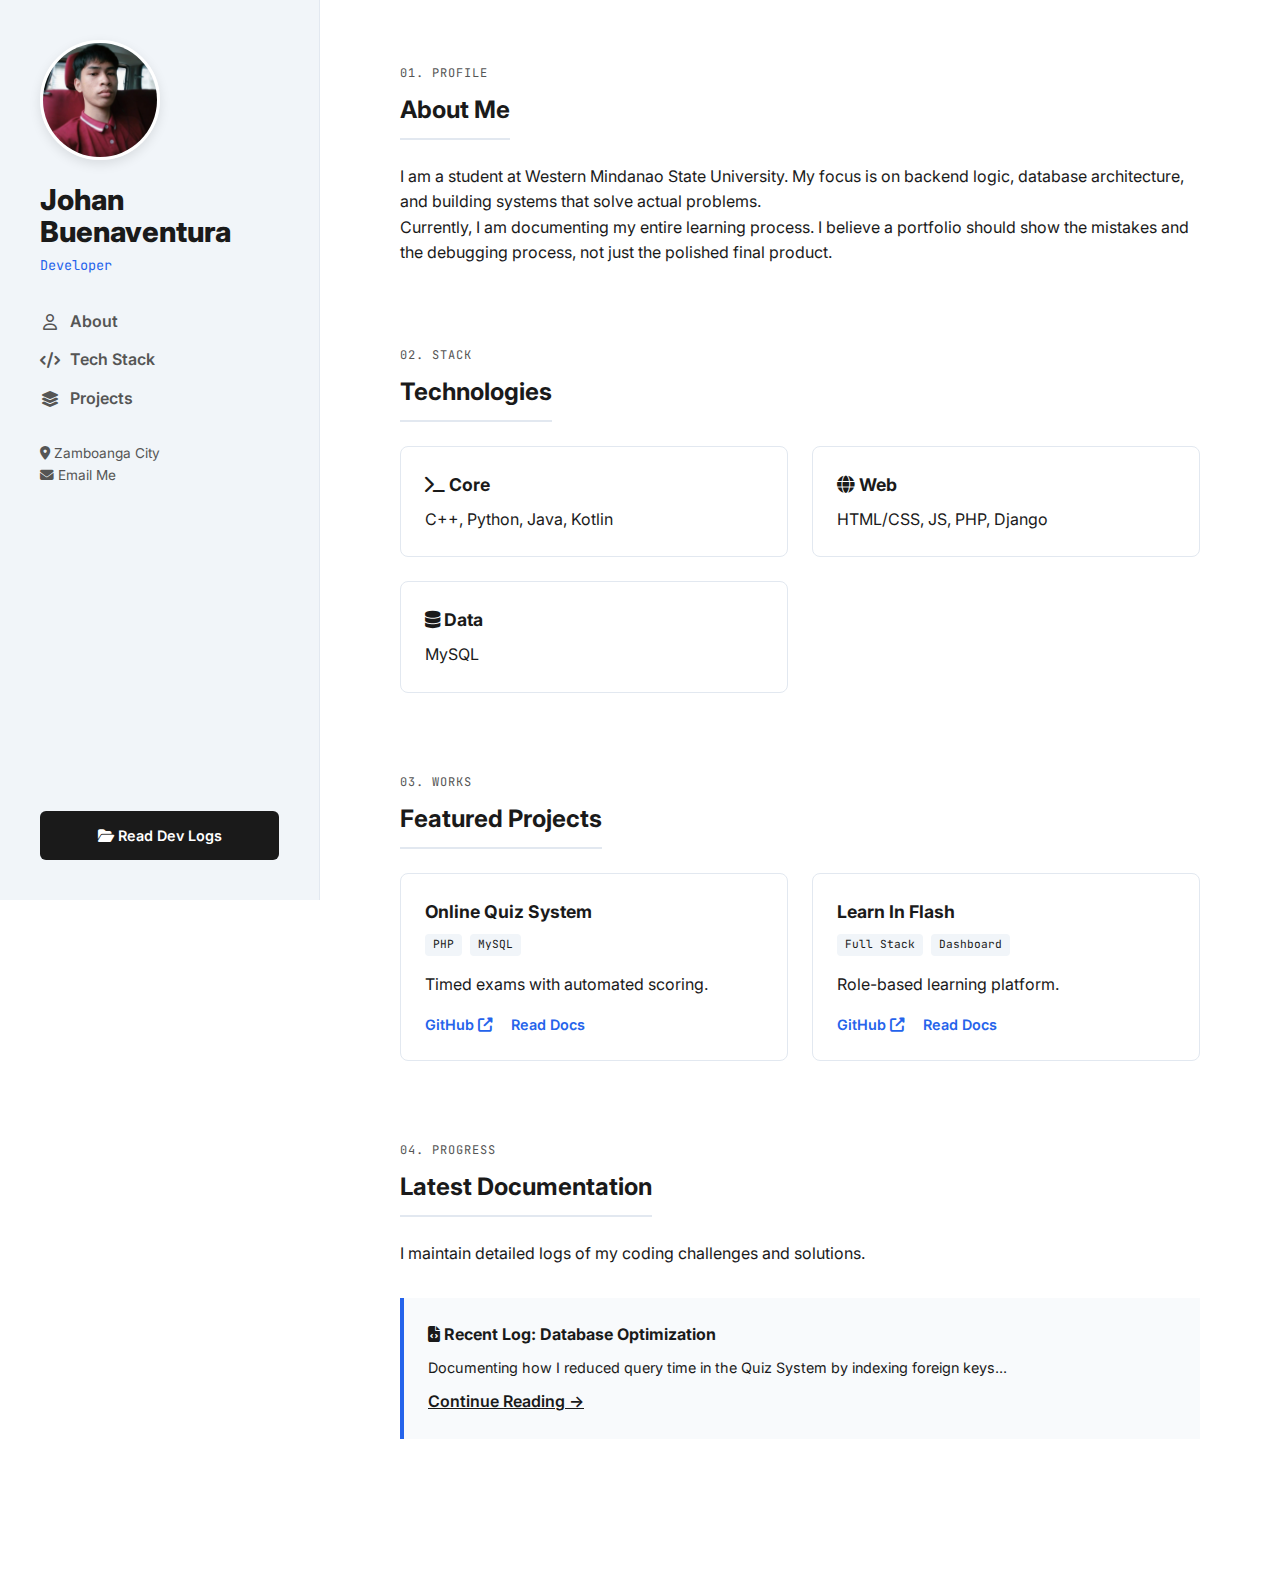
<file: index.html>
<!DOCTYPE html>
<html lang="en">
<head>
  <meta charset="UTF-8" />
  <meta name="viewport" content="width=device-width, initial-scale=1.0" />
  <title>Web Portfolio</title>
  
  <link rel="preconnect" href="https://fonts.googleapis.com">
  <link rel="preconnect" href="https://fonts.gstatic.com" crossorigin>
  <link href="https://fonts.googleapis.com/css2?family=Inter:wght@300;400;600;800&family=JetBrains+Mono:wght@400;700&display=swap" rel="stylesheet">
  <link rel="stylesheet" href="https://cdnjs.cloudflare.com/ajax/libs/font-awesome/6.4.0/css/all.min.css">
  <link rel="stylesheet" href="assets/css/styles.css">
</head>
<body>

<div class="layout">
  
  <aside>
    
    <div class="profile-img-container">
      <img src="images/Johan.png" alt="Johan Buenaventura">
    </div>

    <div class="identity">
      <h1>Johan<br>Buenaventura</h1>
      <p>Developer</p>
    </div>

    <nav>
      <ul>
        <li><a href="#about"><i class="far fa-user"></i> About</a></li>
        <li><a href="#skills"><i class="fas fa-code"></i> Tech Stack</a></li>
        <li><a href="#projects"><i class="fas fa-layer-group"></i> Projects</a></li>
      </ul>
    </nav>

    <div style="font-size: 0.85rem; color: var(--text-muted); margin-bottom: 1rem;">
      <p><i class="fas fa-map-marker-alt"></i> Zamboanga City</p>
      <p><a href="mailto:hanjobuenaventura@gmail.com" style="color:inherit; text-decoration:none;"><i class="fas fa-envelope"></i> Email Me</a></p>
    </div>

    <a href="documentation.html" class="btn-docs">
      <i class="fas fa-folder-open"></i> Read Dev Logs
    </a>

  </aside>

  <main>
    
    <section id="about">
      <span class="section-label">01. Profile</span>
      <h2>About Me</h2>
      <p>
        I am a student at Western Mindanao State University. My focus is on backend logic, database architecture, and building systems that solve actual problems.
      </p>
      <p>
        Currently, I am documenting my entire learning process. I believe a portfolio should show the mistakes and the debugging process, not just the polished final product.
      </p>
    </section>

    <section id="skills">
      <span class="section-label">02. Stack</span>
      <h2>Technologies</h2>
      <div class="project-grid">
        <div class="card">
          <h3><i class="fas fa-terminal"></i> Core</h3>
          <p>C++, Python, Java, Kotlin</p>
        </div>
        <div class="card">
          <h3><i class="fas fa-globe"></i> Web</h3>
          <p>HTML/CSS, JS, PHP, Django</p>
        </div>
        <div class="card">
          <h3><i class="fas fa-database"></i> Data</h3>
          <p>MySQL</p>
        </div>
      </div>
    </section>

    <section id="projects">
      <span class="section-label">03. Works</span>
      <h2>Featured Projects</h2>

      <div class="project-grid">
        <div class="card">
          <h3>Online Quiz System</h3>
          <div class="tags"><span class="tag">PHP</span><span class="tag">MySQL</span></div>
          <p>Timed exams with automated scoring.</p>
          <div class="link-group">
            <a href="https://github.com/JohanBuenaventura/Online-Quiz">GitHub <i class="fas fa-external-link-alt"></i></a>
            <a href="screenshot.html">Read Docs</a>
          </div>
        </div>

        <div class="card">
          <h3>Learn In Flash</h3>
          <div class="tags"><span class="tag">Full Stack</span><span class="tag">Dashboard</span></div>
          <p>Role-based learning platform.</p>
          <div class="link-group">
            <a href="https://github.com/devilarence/Learn-in-Flash">GitHub <i class="fas fa-external-link-alt"></i></a>
            <a href="documentation.html#learn-flash">Read Docs</a>
          </div>
        </div>
      </div>
    </section>

    <section id="docs-preview">
      <span class="section-label">04. Progress</span>
      <h2>Latest Documentation</h2>
      <p>I maintain detailed logs of my coding challenges and solutions.</p>
      
      <div class="doc-preview">
        <h3><i class="fas fa-file-code"></i> Recent Log: Database Optimization</h3>
        <p style="font-size: 0.9rem; margin-bottom: 10px;">
          Documenting how I reduced query time in the Quiz System by indexing foreign keys...
        </p>
        <a href="documentation.html" class="doc-link">Continue Reading →</a>
      </div>
    </section>

  </main>
</div>

</body>
</html>
</file>
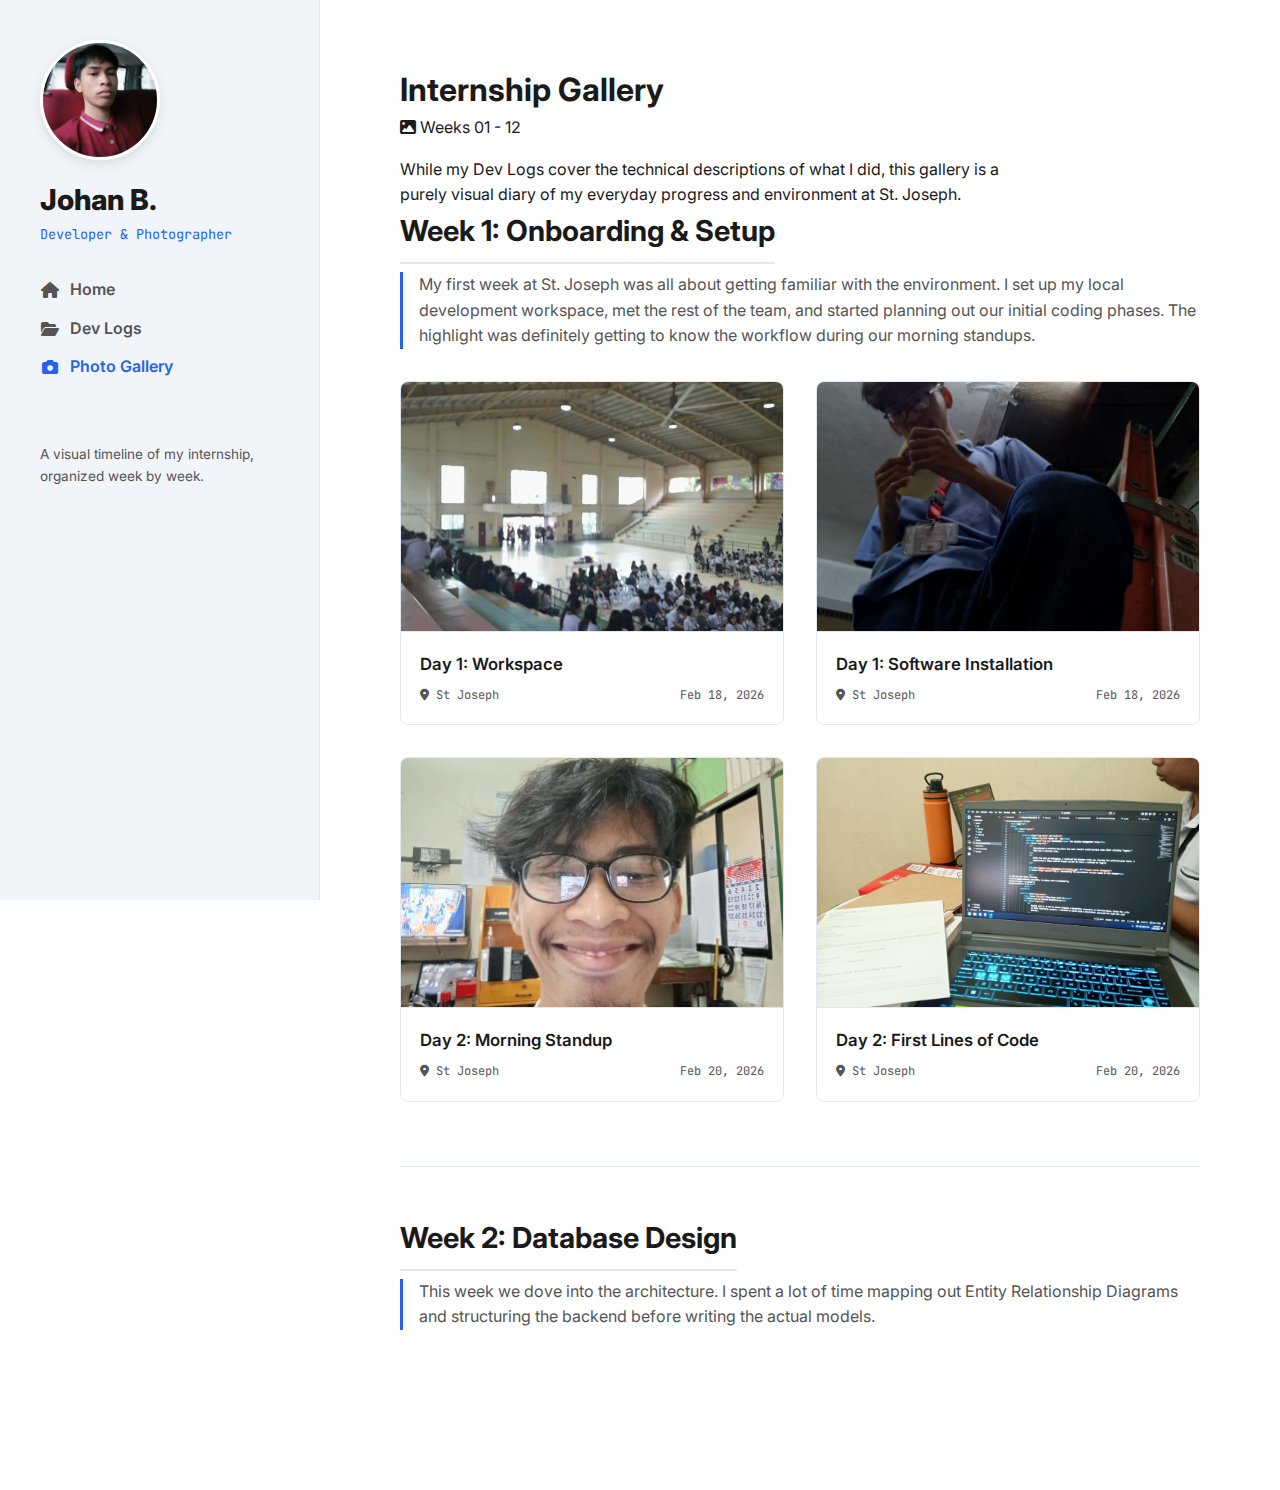
<file: gallery.html>
<!DOCTYPE html>
<html lang="en">

<head>
    <meta charset="UTF-8" />
    <meta name="viewport" content="width=device-width, initial-scale=1.0" />
    <title>Photography | Johan Buenaventura</title>

    <link rel="preconnect" href="https://fonts.googleapis.com">
    <link rel="preconnect" href="https://fonts.gstatic.com" crossorigin>
    <link href="https://fonts.googleapis.com/css2?family=Inter:wght@300;400;600;800&family=JetBrains+Mono:wght@400;700&display=swap" rel="stylesheet">
    <link rel="stylesheet" href="https://cdnjs.cloudflare.com/ajax/libs/font-awesome/6.4.0/css/all.min.css">
    
    <link rel="stylesheet" href="assets/css/styles.css"> 
    <link rel="stylesheet" href="assets/css/gal.css">
</head>
<body>
    <div class="layout">

        <aside>
            <div class="profile-img-container">
                <img src="images/Johan.png" alt="Profile">
            </div>
            <div class="identity">
                <h1>Johan B.</h1>
                <p>Developer & Photographer</p>
            </div>

            <nav>
                <ul>
                    <li><a href="index.html"><i class="fas fa-home"></i> Home</a></li>
                    <li><a href="documentation.html"><i class="fas fa-folder-open"></i> Dev Logs</a></li>
                    <li><a href="gallery.html" class="active" style="color: var(--accent);"><i class="fas fa-camera"></i> Photo Gallery</a></li>
                </ul>
            </nav>

            <div style="font-size: 0.85rem; color: var(--text-muted); margin-top: 2rem;">
                <p>A visual timeline of my internship, organized week by week.</p>
            </div>
        </aside>

        <main>
            <div class="doc-header">
                <h1>Internship Gallery</h1>
                <p class="doc-meta"><i class="fas fa-image"></i> Weeks 01 - 12</p>
                <p style="margin-top: 1rem; max-width: 600px;">
                    While my Dev Logs cover the technical descriptions of what I did, this gallery is a purely visual diary of my everyday progress and environment at St. Joseph.
                </p>
            </div>

            <section class="weekly-gallery" style="margin-bottom: 4rem;">
                <h2 style="margin-bottom: 0.5rem; font-size: 1.8rem; color: var(--text-main);">Week 1: Onboarding & Setup</h2>
                
                <div class="week-description" style="margin-bottom: 2rem; color: var(--text-muted); line-height: 1.6; border-left: 3px solid var(--accent); padding-left: 1rem; max-width: 800px;">
                    <p>My first week at St. Joseph was all about getting familiar with the environment. I set up my local development workspace, met the rest of the team, and started planning out our initial coding phases. The highlight was definitely getting to know the workflow during our morning standups.</p>
                </div>
                
                <div class="photo-grid">
                    
                    <figure class="photo-card">
                        <img src="assets/docs/week1.jpg" alt="Week 1 Day 1 Setup">
                        <figcaption>
                            <div class="photo-title">Day 1: Workspace</div>
                            <div class="photo-meta">
                                <span><i class="fas fa-map-marker-alt"></i> St Joseph</span>
                                <span>Feb 18, 2026</span>
                            </div>
                        </figcaption>
                    </figure>

                    <figure class="photo-card">
                        <img src="assets/docs/week1pic2.jpg" alt="Week 1 Day 1 Alternate">
                        <figcaption>
                            <div class="photo-title">Day 1: Software Installation</div>
                            <div class="photo-meta">
                                <span><i class="fas fa-map-marker-alt"></i> St Joseph</span>
                                <span>Feb 18, 2026</span>
                            </div>
                        </figcaption>
                    </figure>

                    <figure class="photo-card">
                        <img src="assets/docs/day3-1.jpg" alt="Week 1 Day 2 Work">
                        <figcaption>
                            <div class="photo-title">Day 2: Morning Standup</div>
                            <div class="photo-meta">
                                <span><i class="fas fa-map-marker-alt"></i> St Joseph</span>
                                <span>Feb 20, 2026</span>
                            </div>
                        </figcaption>
                    </figure>

                    <figure class="photo-card">
                        <img src="assets/docs/day3.jpg" alt="Week 1 Day 2 Work alternate">
                        <figcaption>
                            <div class="photo-title">Day 2: First Lines of Code</div>
                            <div class="photo-meta">
                                <span><i class="fas fa-map-marker-alt"></i> St Joseph</span>
                                <span>Feb 20, 2026</span>
                            </div>
                        </figcaption>
                    </figure>

                </div>
            </section>

            <hr style="border: 0; height: 1px; background: var(--border); margin: 3rem 0;">

            <section class="weekly-gallery" style="margin-bottom: 4rem;">
                <h2 style="margin-bottom: 0.5rem; font-size: 1.8rem; color: var(--text-main);">Week 2: Database Design</h2>
                
                <div class="week-description" style="margin-bottom: 2rem; color: var(--text-muted); line-height: 1.6; border-left: 3px solid var(--accent); padding-left: 1rem; max-width: 800px;">
                    <p>This week we dove into the architecture. I spent a lot of time mapping out Entity Relationship Diagrams and structuring the backend before writing the actual models.</p>
                </div>
                
                <div class="photo-grid">
                    </div>
            </section> 

        </main>
    </div>
</body>
</html>
</file>
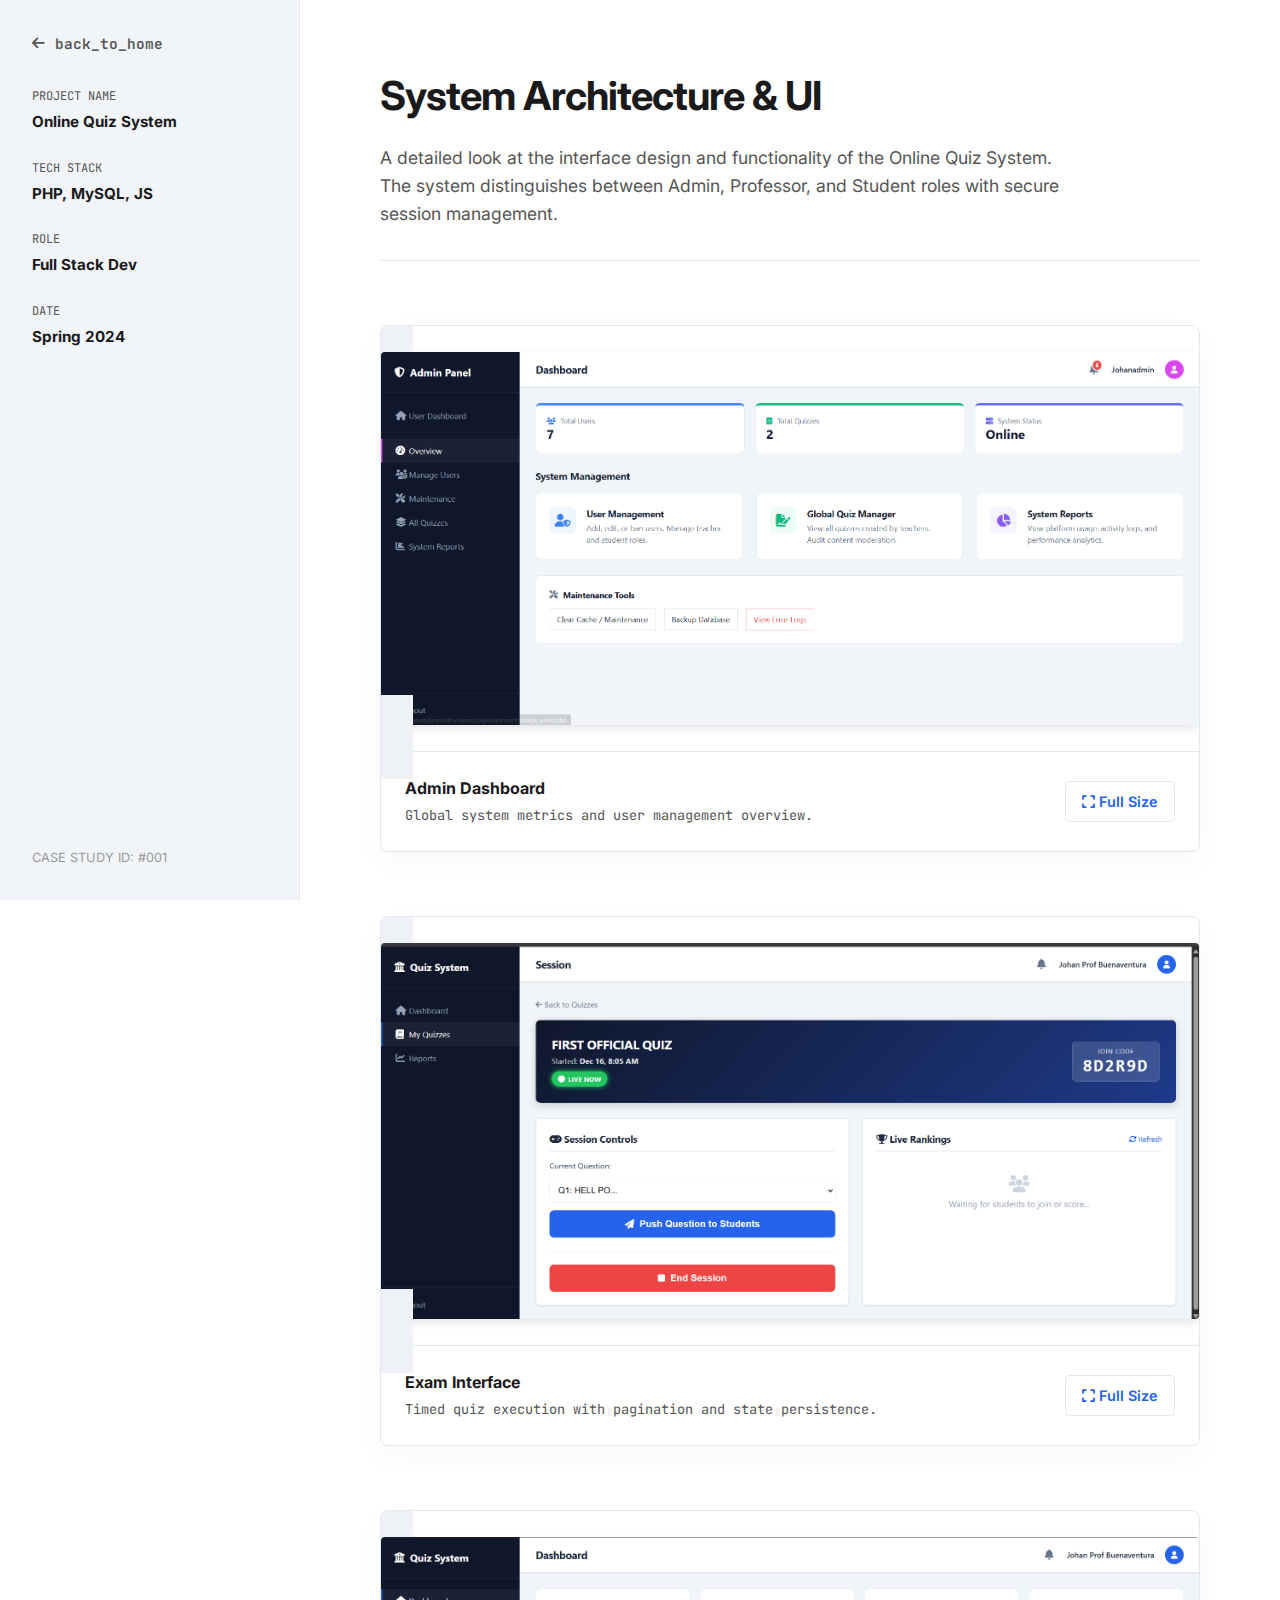
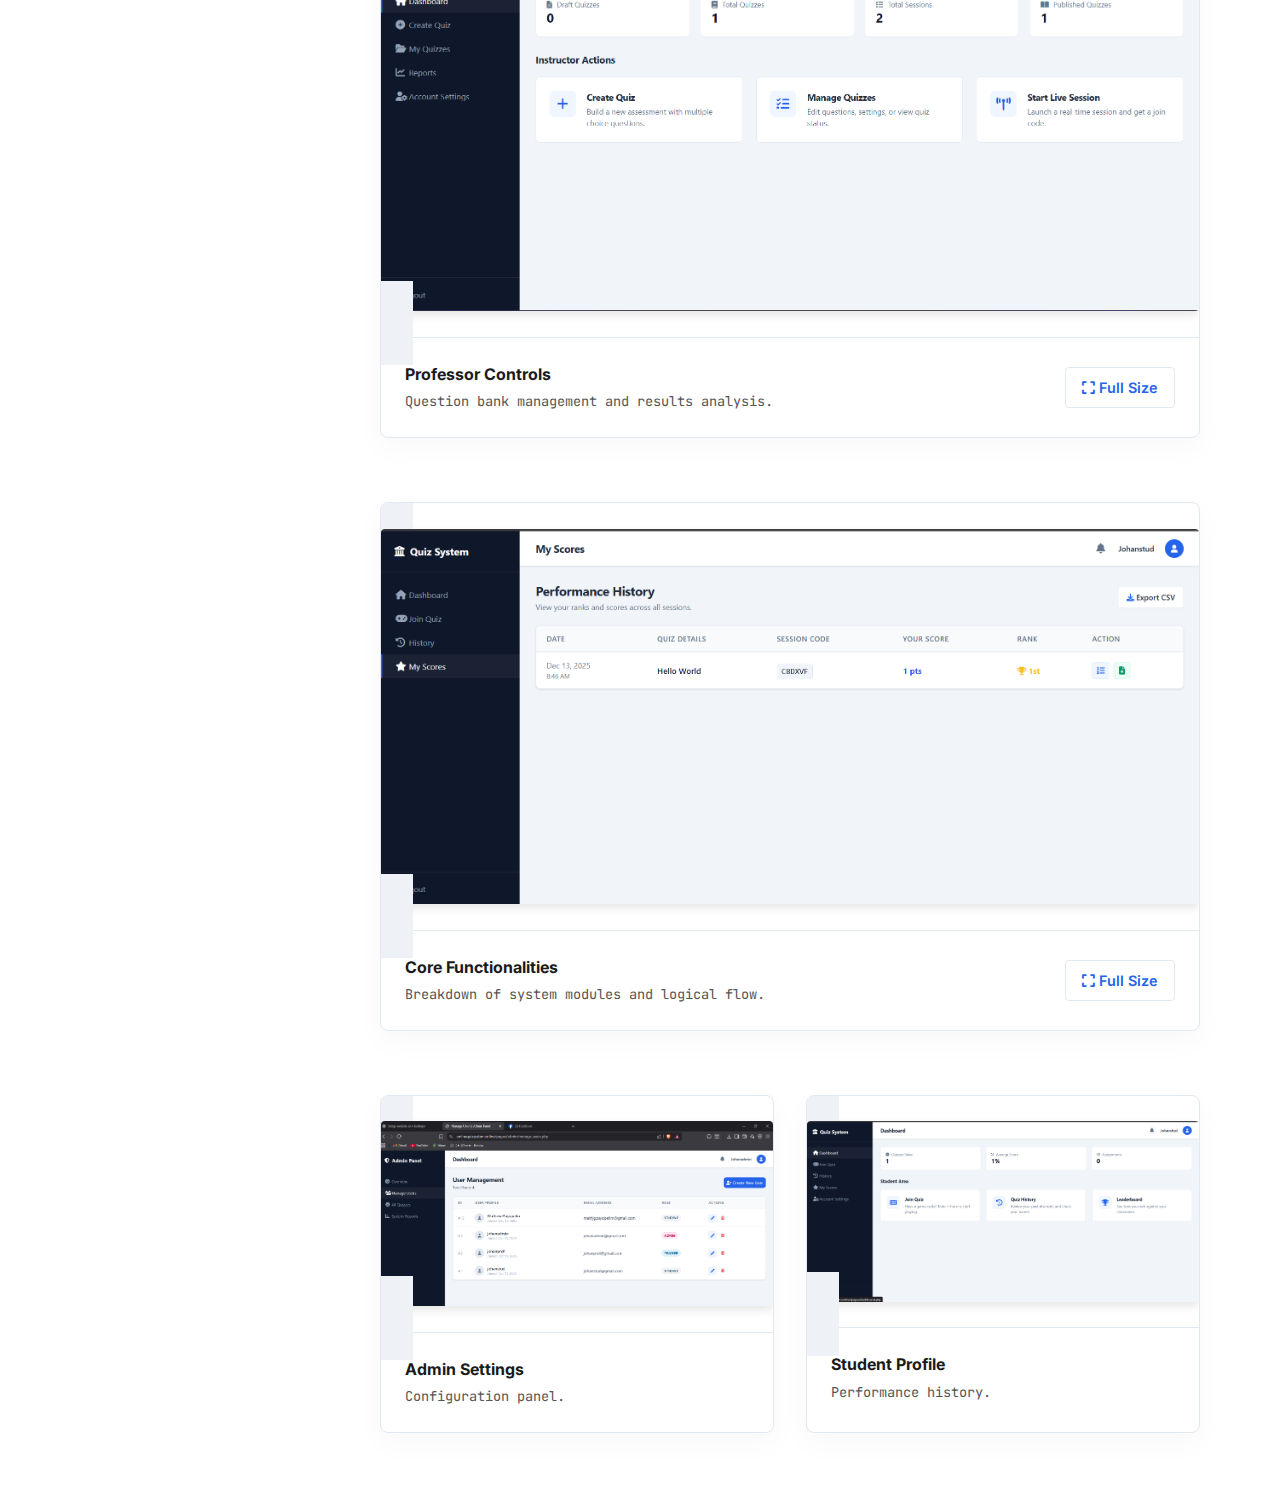
<file: screenshot.html>
<!DOCTYPE html>
<html lang="en">
<head>
  <meta charset="UTF-8" />
  <meta name="viewport" content="width=device-width, initial-scale=1.0" />
  <title>Case Study: Quiz System | Johan Buenaventura</title>
  
  <link rel="preconnect" href="https://fonts.googleapis.com">
  <link rel="preconnect" href="https://fonts.gstatic.com" crossorigin>
  <link href="https://fonts.googleapis.com/css2?family=Inter:wght@300;400;600;800&family=JetBrains+Mono:wght@400;700&display=swap" rel="stylesheet">
  <link rel="stylesheet" href="https://cdnjs.cloudflare.com/ajax/libs/font-awesome/6.4.0/css/all.min.css">
  <link rel="stylesheet" href="assets/css/ss.css">
    
</head>
<body>

<div class="layout">
  
  <aside>
    <div>
      <div class="back-nav">
        <a href="index.html"><i class="fas fa-arrow-left"></i> back_to_home</a>
      </div>

      <div class="project-meta">
        <div class="meta-item">
          <span class="meta-label">Project Name</span>
          <div class="meta-value">Online Quiz System</div>
        </div>

        <div class="meta-item">
          <span class="meta-label">Tech Stack</span>
          <div class="meta-value">PHP, MySQL, JS</div>
        </div>

        <div class="meta-item">
          <span class="meta-label">Role</span>
          <div class="meta-value">Full Stack Dev</div>
        </div>

        <div class="meta-item">
          <span class="meta-label">Date</span>
          <div class="meta-value">Spring 2024</div>
        </div>
      </div>
    </div>

    <div style="font-size: 0.8rem; color: #999;">
      CASE STUDY ID: #001
    </div>
  </aside>

  <main>
    
    <div class="project-header">
      <h1>System Architecture & UI</h1>
      <p class="project-desc">
        A detailed look at the interface design and functionality of the Online Quiz System. The system distinguishes between Admin, Professor, and Student roles with secure session management.
      </p>
    </div>

    <div class="gallery-grid">

      <div class="figure">
        <a href="images/Adminoverview.png" target="_blank" class="figure-img-wrapper">
          <img src="images/Adminoverview.png" alt="Admin Dashboard Overview">
        </a>
        <div class="figure-caption">
          <div class="caption-text">
            <h3>Admin Dashboard</h3>
            <p>Global system metrics and user management overview.</p>
          </div>
          <a href="images/Adminoverview.png" target="_blank" class="view-btn"><i class="fas fa-expand"></i> Full Size</a>
        </div>
      </div>

      <div class="figure">
        <a href="images/Quiz.png" target="_blank" class="figure-img-wrapper">
          <img src="images/Quiz.png" alt="Quiz Interface">
        </a>
        <div class="figure-caption">
          <div class="caption-text">
            <h3>Exam Interface</h3>
            <p>Timed quiz execution with pagination and state persistence.</p>
          </div>
          <a href="images/Quiz.png" target="_blank" class="view-btn"><i class="fas fa-expand"></i> Full Size</a>
        </div>
      </div>

      <div class="figure">
        <a href="images/Prof.png" target="_blank" class="figure-img-wrapper">
          <img src="images/Prof.png" alt="Professor Dashboard">
        </a>
        <div class="figure-caption">
          <div class="caption-text">
            <h3>Professor Controls</h3>
            <p>Question bank management and results analysis.</p>
          </div>
          <a href="images/Prof.png" target="_blank" class="view-btn"><i class="fas fa-expand"></i> Full Size</a>
        </div>
      </div>

      <div class="figure">
        <a href="images/Functionalities.png" target="_blank" class="figure-img-wrapper">
          <img src="images/Functionalities.png" alt="System Functionalities">
        </a>
        <div class="figure-caption">
          <div class="caption-text">
            <h3>Core Functionalities</h3>
            <p>Breakdown of system modules and logical flow.</p>
          </div>
          <a href="images/Functionalities.png" target="_blank" class="view-btn"><i class="fas fa-expand"></i> Full Size</a>
        </div>
      </div>

      <div style="display: grid; grid-template-columns: 1fr 1fr; gap: 2rem;">
        
        <div class="figure">
          <a href="images/Admin.png" target="_blank" class="figure-img-wrapper">
            <img src="images/Admin.png" alt="Admin Settings">
          </a>
          <div class="figure-caption">
            <div class="caption-text">
              <h3>Admin Settings</h3>
              <p>Configuration panel.</p>
            </div>
          </div>
        </div>

        <div class="figure">
          <a href="images/Student.png" target="_blank" class="figure-img-wrapper">
            <img src="images/Student.png" alt="Student Profile">
          </a>
          <div class="figure-caption">
            <div class="caption-text">
              <h3>Student Profile</h3>
              <p>Performance history.</p>
            </div>
          </div>
        </div>

      </div>

    </div>
  </main>
</div>

</body>
</html>
</file>
<file: assets/css/styles.css>
/* --- VARIABLES --- */
    :root {
      --bg-color: #f8f9fa;
      --card-bg: #ffffff;
      --text-main: #1a1a1a;
      --text-muted: #555555;
      --accent: #2563eb; 
      --border: #e2e8f0;
      --sidebar-width: 320px;
    }

    * { margin: 0; padding: 0; box-sizing: border-box; }
    html { scroll-behavior: smooth; }
    
    body {
      font-family: 'Inter', sans-serif;
      background-color: var(--bg-color);
      color: var(--text-main);
      line-height: 1.6;
    }

    /* --- LAYOUT --- */
    .layout {
      display: grid;
      grid-template-columns: var(--sidebar-width) 1fr;
      min-height: 100vh;
      max-width: 1600px;
      margin: 0 auto;
      background: white;
      box-shadow: 0 0 50px rgba(0,0,0,0.05);
    }

    /* --- SIDEBAR (Fixed) --- */
    aside {
      background: #f1f5f9; /* Slightly darker than main bg for contrast */
      padding: 2.5rem;
      position: sticky;
      top: 0;
      height: 100vh;
      border-right: 1px solid var(--border);
      display: flex;
      flex-direction: column;
      overflow-y: auto;
    }

    /* PROFILE IMAGE STYLE */
    .profile-img-container {
      width: 120px;
      height: 120px;
      margin-bottom: 1.5rem;
      border-radius: 50%; /* Circle */
      overflow: hidden;
      border: 3px solid white;
      box-shadow: 0 4px 12px rgba(0,0,0,0.1);
    }

    .profile-img-container img {
      width: 100%;
      height: 100%;
      object-fit: cover;
    }

    .identity h1 { font-size: 1.8rem; font-weight: 800; line-height: 1.1; margin-bottom: 0.5rem; }
    .identity p { font-family: 'JetBrains Mono', monospace; font-size: 0.85rem; color: var(--accent); margin-bottom: 2rem; }

    /* SIDEBAR NAV */
    nav ul { list-style: none; margin-bottom: 2rem; }
    nav li { margin-bottom: 0.8rem; }
    nav a {
      text-decoration: none;
      color: var(--text-muted);
      font-weight: 600;
      transition: color 0.2s;
      display: flex;
      align-items: center;
      gap: 10px;
    }
    nav a:hover, nav a.active { color: var(--text-main); }
    nav a i { width: 20px; text-align: center; }

    /* DOCS BUTTON */
    .btn-docs {
      display: inline-block;
      background: var(--text-main);
      color: white;
      padding: 0.8rem 1.2rem;
      border-radius: 6px;
      text-decoration: none;
      font-weight: 600;
      font-size: 0.9rem;
      margin-top: auto; /* Pushes to bottom */
      text-align: center;
      transition: transform 0.2s;
    }
    .btn-docs:hover { transform: translateY(-2px); background: #000; }

    /* --- MAIN CONTENT --- */
    main { padding: 4rem 5rem; }
    section { margin-bottom: 5rem; max-width: 900px; }

    h2 { font-size: 1.5rem; margin-bottom: 1.5rem; border-bottom: 2px solid var(--border); padding-bottom: 0.5rem; display: inline-block; }
    .section-label { font-family: 'JetBrains Mono', monospace; font-size: 0.75rem; color: var(--text-muted); display: block; margin-bottom: 0.5rem; text-transform: uppercase; letter-spacing: 1px; }

    /* PROJECT CARDS */
    .project-grid { display: grid; grid-template-columns: repeat(auto-fit, minmax(300px, 1fr)); gap: 1.5rem; }
    .card {
      border: 1px solid var(--border);
      padding: 1.5rem;
      border-radius: 8px;
      background: white;
      transition: 0.2s;
    }
    .card:hover { border-color: var(--accent); box-shadow: 0 4px 20px rgba(37, 99, 235, 0.1); }
    .card h3 { font-size: 1.1rem; margin-bottom: 0.5rem; }
    .card .tags { display: flex; gap: 0.5rem; margin-bottom: 1rem; flex-wrap: wrap; }
    .card .tag { font-size: 0.7rem; background: #f1f5f9; padding: 2px 8px; border-radius: 4px; font-family: 'JetBrains Mono', monospace; }
    
    .link-group { margin-top: 1rem; font-size: 0.9rem; }
    .link-group a { color: var(--accent); text-decoration: none; font-weight: 600; margin-right: 15px; }

    /* DOCUMENTATION PREVIEW SECTION */
    .doc-preview {
      background: #f8fafc;
      border-left: 4px solid var(--accent);
      padding: 1.5rem;
      margin-top: 2rem;
    }
    .doc-preview h3 { font-size: 1rem; margin-bottom: 0.5rem; }
    .doc-link { color: var(--text-main); text-decoration: underline; font-weight: 600; }

    /* RESPONSIVE */
    @media (max-width: 900px) {
      .layout { grid-template-columns: 1fr; }
      aside { height: auto; position: relative; padding: 2rem; flex-direction: row; flex-wrap: wrap; align-items: center; gap: 2rem; }
      .btn-docs { margin-top: 0; width: 100%; }
      main { padding: 2rem; }
      .profile-img-container { width: 80px; height: 80px; margin-bottom: 0; }
    }
</file>
<file: assets/css/gal.css>
/* --- PHOTO GALLERY GRID --- */
.photo-grid {
    display: grid;
    grid-template-columns: repeat(auto-fill, minmax(300px, 1fr));
    gap: 2rem;
    margin-top: 2rem;
}

.photo-card {
    background: var(--card-bg);
    border: 1px solid var(--border);
    border-radius: 8px;
    overflow: hidden;
    transition: transform 0.3s ease, box-shadow 0.3s ease;
    margin: 0; /* Resets default figure margin */
}

.photo-card:hover {
    transform: translateY(-5px);
    box-shadow: 0 12px 20px -5px rgba(0, 0, 0, 0.15);
}

.photo-card img {
    width: 100%;
    height: 250px; /* Fixed height so the grid stays neat */
    object-fit: cover; /* Ensures photos aren't stretched */
    display: block;
    border-bottom: 1px solid var(--border);
    transition: transform 0.5s ease;
}

.photo-card:hover img {
    transform: scale(1.03); /* Slight zoom effect on the image when hovering */
}

.photo-card figcaption {
    padding: 1.2rem;
    background: var(--card-bg);
    position: relative; /* Keeps the caption on top of the zoomed image */
    z-index: 2;
}

.photo-title {
    font-weight: 600;
    color: var(--text-main);
    font-size: 1.05rem;
    margin-bottom: 0.5rem;
}

.photo-meta {
    display: flex;
    justify-content: space-between;
    font-family: 'JetBrains Mono', monospace;
    font-size: 0.75rem;
    color: var(--text-muted);
}

/* Make sure it drops to 1 column on mobile */
@media (max-width: 768px) {
    .photo-grid {
        grid-template-columns: 1fr;
    }
}
</file>
<file: assets/css/ss.css>
:root {
      --bg-color: #f8f9fa;
      --card-bg: #ffffff;
      --text-main: #1a1a1a;
      --text-muted: #555555;
      --accent: #2563eb; 
      --border: #e2e8f0;
      --sidebar-width: 300px;
    }

    * { margin: 0; padding: 0; box-sizing: border-box; }
    
    body {
      font-family: 'Inter', sans-serif;
      background-color: var(--bg-color);
      color: var(--text-main);
      line-height: 1.6;
    }

    /* --- LAYOUT --- */
    .layout {
      display: grid;
      grid-template-columns: var(--sidebar-width) 1fr;
      min-height: 100vh;
      max-width: 1600px;
      margin: 0 auto;
      background: white;
    }

    /* --- SIDEBAR --- */
    aside {
      background: #f1f5f9;
      padding: 2rem;
      position: sticky;
      top: 0;
      height: 100vh;
      border-right: 1px solid var(--border);
      display: flex;
      flex-direction: column;
      justify-content: space-between;
    }

    .back-nav a {
      text-decoration: none;
      color: var(--text-muted);
      font-weight: 600;
      display: flex;
      align-items: center;
      gap: 10px;
      margin-bottom: 2rem;
      font-family: 'JetBrains Mono', monospace;
      font-size: 0.9rem;
      transition: 0.2s;
    }
    .back-nav a:hover { color: var(--accent); transform: translateX(-5px); }

    .project-meta { margin-top: 2rem; }
    .meta-item { margin-bottom: 1.5rem; }
    .meta-label { font-family: 'JetBrains Mono', monospace; font-size: 0.75rem; text-transform: uppercase; color: var(--text-muted); display: block; margin-bottom: 0.25rem; }
    .meta-value { font-weight: 700; font-size: 0.95rem; }

    /* --- MAIN CONTENT --- */
    main { padding: 4rem 5rem; }
    
    .project-header { margin-bottom: 4rem; border-bottom: 1px solid var(--border); padding-bottom: 2rem; }
    .project-header h1 { font-size: 2.5rem; letter-spacing: -1px; margin-bottom: 1rem; }
    .project-desc { max-width: 700px; color: var(--text-muted); font-size: 1.1rem; }

    /* --- SCREENSHOT FLOW --- */
    .gallery-grid {
      display: flex;
      flex-direction: column;
      gap: 4rem;
    }

    .figure {
      background: white;
      border: 1px solid var(--border);
      border-radius: 8px;
      overflow: hidden;
      box-shadow: 0 10px 30px rgba(0,0,0,0.03);
    }

    .figure-img-wrapper {
      background: #eef2f6;
      padding: 2rem; /* Creates a nice border around the image */
      text-align: center;
      cursor: zoom-in;
      transition: background 0.2s;
    }
    .figure-img-wrapper:hover { background: #e2e8f0; }

    .figure img {
      max-width: 100%;
      height: auto;
      border-radius: 4px;
      box-shadow: 0 4px 10px rgba(0,0,0,0.1);
      display: block;
      margin: 0 auto;
    }

    .figure-caption {
      padding: 1.5rem;
      border-top: 1px solid var(--border);
      display: flex;
      justify-content: space-between;
      align-items: center;
    }

    .caption-text h3 { font-size: 1rem; margin-bottom: 0.25rem; }
    .caption-text p { font-size: 0.85rem; color: var(--text-muted); font-family: 'JetBrains Mono', monospace; }
    
    .view-btn {
      text-decoration: none;
      color: var(--accent);
      font-size: 0.9rem;
      font-weight: 600;
      border: 1px solid var(--border);
      padding: 0.5rem 1rem;
      border-radius: 4px;
      transition: 0.2s;
    }
    .view-btn:hover { background: var(--accent); color: white; border-color: var(--accent); }

    /* RESPONSIVE */
    @media (max-width: 900px) {
      .layout { grid-template-columns: 1fr; }
      aside { height: auto; position: relative; padding: 2rem; border-right: none; border-bottom: 1px solid var(--border); }
      main { padding: 2rem; }
      .figure-img-wrapper { padding: 1rem; }
    }
</file>
